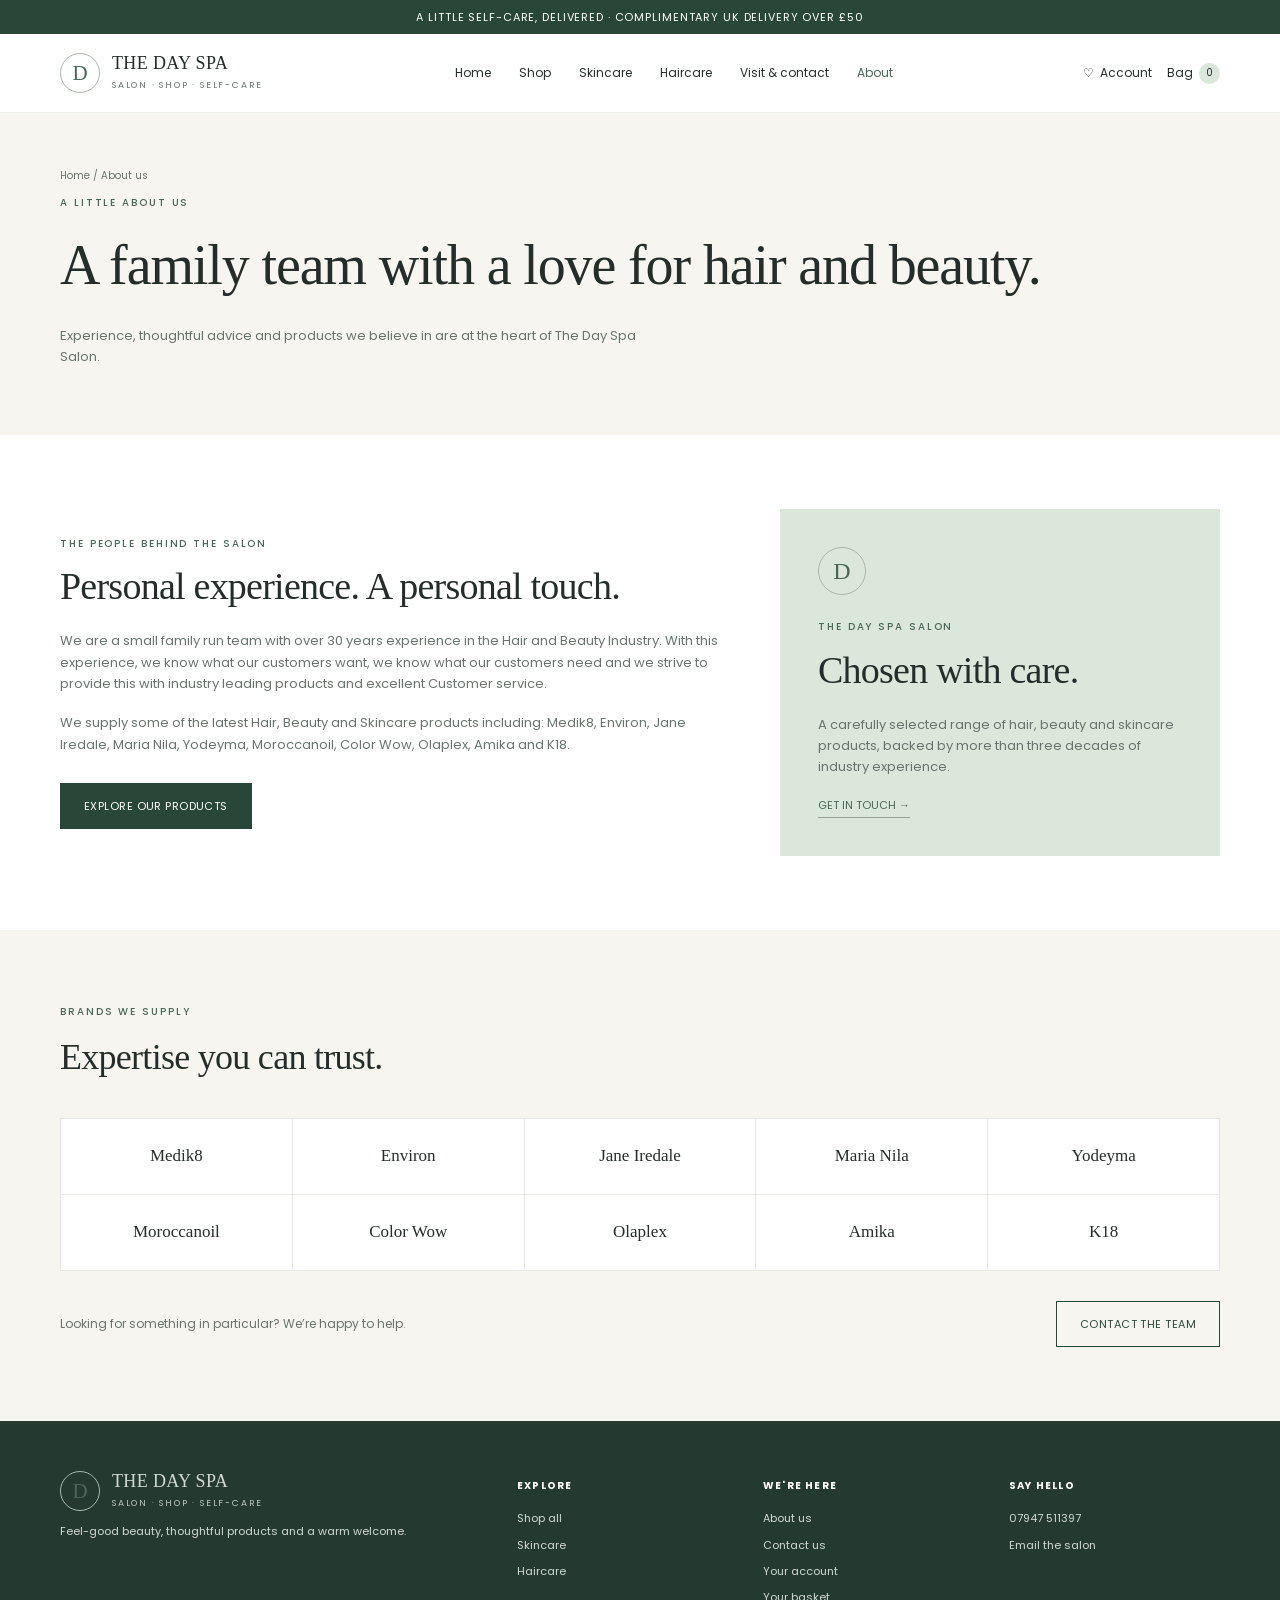
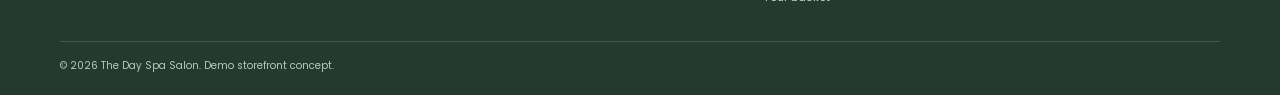
<file: about.html>
<!doctype html>
<html lang="en-GB">
<head>
  <meta charset="utf-8">
  <meta name="viewport" content="width=device-width, initial-scale=1">
  <title>About Us | The Day Spa Salon</title>

  <link rel="preconnect" href="https://fonts.googleapis.com">
  <link rel="preconnect" href="https://fonts.gstatic.com" crossorigin>
  <link href="https://fonts.googleapis.com/css2?family=Poppins:wght@300;400;500;600&display=swap" rel="stylesheet">

  <link rel="stylesheet" href="styles.css">
  <script defer src="app.js"></script>
</head>
<body>
  <div class="announcement">
    A LITTLE SELF-CARE, DELIVERED · COMPLIMENTARY UK DELIVERY OVER £50
  </div>

  <header class="header">
    <div class="wrap headrow">
      <button class="menu-btn" data-menu aria-label="Open menu">☰</button>

      <a class="brand" href="index.html">
        <span class="brandmark">D</span>
        <span class="brandname">
          THE DAY SPA
          <small>SALON · SHOP · SELF-CARE</small>
        </span>
      </a>

      <nav class="nav">
        <a href="index.html">Home</a>
        <a href="catalogue.html">Shop</a>
        <a href="catalogue.html?category=Skincare">Skincare</a>
        <a href="catalogue.html?category=Haircare">Haircare</a>
        <a href="support.html">Visit &amp; contact</a>
        <a class="active" href="about.html">About</a>
        <a class="mobile-account" href="account.html">Account</a>
      </nav>

      <div class="head-actions">
        <a class="iconlink account-link" href="account.html">
          ♡ <span>Account</span>
        </a>
        <a class="iconlink" href="basket.html">
          Bag <span class="cartcount" data-cart-count>0</span>
        </a>
      </div>
    </div>
  </header>

  <main>
    <section class="page-hero">
      <div class="wrap">
        <div class="crumb">
          <a href="index.html">Home</a> / About us
        </div>
        <div class="eyebrow">A little about us</div>
        <h1 class="page-title">A family team with a love for hair and beauty.</h1>
        <p class="page-lede">
          Experience, thoughtful advice and products we believe in are at the heart
          of The Day Spa Salon.
        </p>
      </div>
    </section>

    <section class="section">
      <div class="wrap about-layout">
        <div class="about-copy">
          <div class="eyebrow">The people behind the salon</div>
          <h2>Personal experience. A personal touch.</h2>

          <p>
            We are a small family run team with over 30 years experience in the
            Hair and Beauty Industry. With this experience, we know what our
            customers want, we know what our customers need and we strive to
            provide this with industry leading products and excellent Customer
            service.
          </p>

          <p>
            We supply some of the latest Hair, Beauty and Skincare products
            including: Medik8, Environ, Jane Iredale, Maria Nila, Yodeyma,
            Moroccanoil, Color Wow, Olaplex, Amika and K18.
          </p>

          <a class="btn" href="catalogue.html">EXPLORE OUR PRODUCTS</a>
        </div>

        <aside class="about-note">
          <span class="about-note-mark" aria-hidden="true">D</span>
          <div class="eyebrow">The Day Spa Salon</div>
          <h2>Chosen with care.</h2>
          <p>
            A carefully selected range of hair, beauty and skincare products,
            backed by more than three decades of industry experience.
          </p>
          <a class="text-link" href="support.html">GET IN TOUCH →</a>
        </aside>
      </div>
    </section>

    <section class="section soft">
      <div class="wrap">
        <div class="section-head">
          <div>
            <div class="eyebrow">Brands we supply</div>
            <h2>Expertise you can trust.</h2>
          </div>
        </div>

        <ul class="brand-list">
          <li>Medik8</li>
          <li>Environ</li>
          <li>Jane Iredale</li>
          <li>Maria Nila</li>
          <li>Yodeyma</li>
          <li>Moroccanoil</li>
          <li>Color Wow</li>
          <li>Olaplex</li>
          <li>Amika</li>
          <li>K18</li>
        </ul>

        <div class="about-cta">
          <p>Looking for something in particular? We’re happy to help.</p>
          <a class="btn light" href="support.html">CONTACT THE TEAM</a>
        </div>
      </div>
    </section>
  </main>

  <footer class="footer">
    <div class="wrap">
      <div class="footer-grid">
        <div>
          <a class="brand" href="index.html">
            <span class="brandmark">D</span>
            <span class="brandname">
              THE DAY SPA
              <small>SALON · SHOP · SELF-CARE</small>
            </span>
          </a>
          <p>Feel-good beauty, thoughtful products and a warm welcome.</p>
        </div>

        <div>
          <h4>Explore</h4>
          <div class="foot-links">
            <a href="catalogue.html">Shop all</a>
            <a href="catalogue.html?category=Skincare">Skincare</a>
            <a href="catalogue.html?category=Haircare">Haircare</a>
          </div>
        </div>

        <div>
          <h4>We're here</h4>
          <div class="foot-links">
            <a href="about.html">About us</a>
            <a href="support.html">Contact us</a>
            <a href="account.html">Your account</a>
            <a href="basket.html">Your basket</a>
          </div>
        </div>

        <div>
          <h4>Say hello</h4>
          <div class="foot-links">
            <a href="tel:07947511397">07947 511397</a>
            <a href="mailto:hello@thedayspasalon.co.uk">Email the salon</a>
          </div>
        </div>
      </div>

      <div class="copyright">
        © <span data-year></span> The Day Spa Salon. Demo storefront concept.
      </div>
    </div>
  </footer>

  <div class="toast"></div>
</body>
</html>
</file>
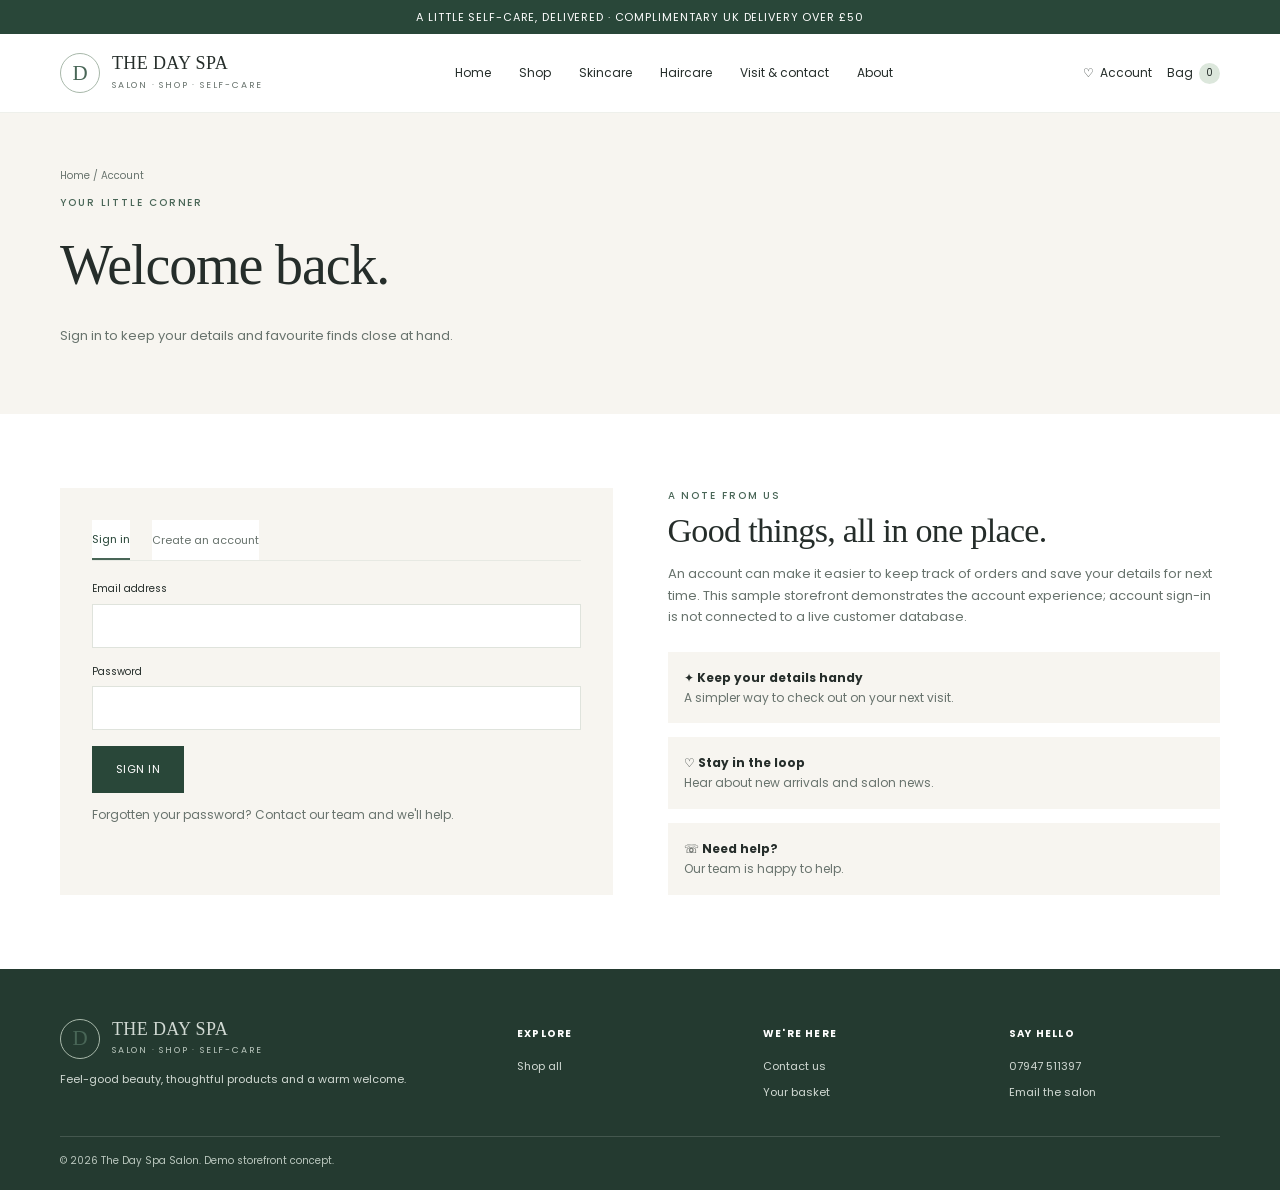
<file: account.html>
<!doctype html>
<html lang="en-GB">
  <head>
    <meta charset="utf-8">
    <meta name="viewport" content="width=device-width,initial-scale=1">
    <title>
      Your account | The Day Spa Salon
    </title>
    <link rel="preconnect" href="https://fonts.googleapis.com">
    <link rel="preconnect" href="https://fonts.gstatic.com" crossorigin>
    <link href="https://fonts.googleapis.com/css2?family=Poppins:wght@300;400;500;600&display=swap" rel="stylesheet">
    <link rel="stylesheet" href="styles.css">
    <script defer src="app.js">
    </script>
  </head>
  <body>
    <div class="announcement">
      A LITTLE SELF-CARE, DELIVERED · COMPLIMENTARY UK DELIVERY OVER £50
    </div>
    <header class="header">
      <div class="wrap headrow">
        <button class="menu-btn" data-menu aria-label="Open menu">
          ☰
        </button>
        <a class="brand" href="index.html">
          <span class="brandmark">
            D
          </span>
          <span class="brandname">
            THE DAY SPA
            <small>
              SALON · SHOP · SELF-CARE
            </small>
          </span>
        </a>
        <nav class="nav">
          <a href="index.html">
            Home
          </a>
          <a href="catalogue.html">
            Shop
          </a>
          <a href="catalogue.html?category=Skincare">
            Skincare
          </a>
          <a href="catalogue.html?category=Haircare">
            Haircare
          </a>
          <a href="support.html">
            Visit & contact
          </a>
          <a href="about.html">About</a>
          <a class="mobile-account" href="account.html">
            Account
          </a>
        </nav>
        <div class="head-actions">
          <a class="iconlink account-link" href="account.html">
            ♡
            <span>
              Account
            </span>
          </a>
          <a class="iconlink" href="basket.html">
            Bag
            <span class="cartcount" data-cart-count>
              0
            </span>
          </a>
        </div>
      </div>
    </header>
    <main>
      <section class="page-hero">
        <div class="wrap">
          <div class="crumb">
            <a href="index.html">
              Home
            </a>
            / Account
          </div>
          <div class="eyebrow">
            Your little corner
          </div>
          <h1 class="page-title">
            Welcome back.
          </h1>
          <p class="page-lede">
            Sign in to keep your details and favourite finds close at hand.
          </p>
        </div>
      </section>
      <section class="section">
        <div class="wrap form-layout">
          <div class="form-card">
            <div class="account-tabs">
              <button class="active" data-account-tab="login">
                Sign in
              </button>
              <button data-account-tab="register">
                Create an account
              </button>
            </div>
            <form data-account-panel="login" data-demo-form="login">
              <div class="notice hidden">
              </div>
              <div class="field">
                <label for="login-email">
                  Email address
                </label>
                <input id="login-email" type="email" required autocomplete="email">
              </div>
              <div class="field">
                <label for="login-password">
                  Password
                </label>
                <input id="login-password" type="password" required autocomplete="current-password">
              </div>
              <button class="btn" type="submit">
                SIGN IN
              </button>
              <p class="form-note">
                Forgotten your password? Contact our team and we'll help.
              </p>
            </form>
            <form class="hidden" data-account-panel="register" data-demo-form="register">
              <div class="notice hidden">
              </div>
              <div class="field">
                <label for="reg-name">
                  Your name
                </label>
                <input id="reg-name" required autocomplete="name">
              </div>
              <div class="field">
                <label for="reg-email">
                  Email address
                </label>
                <input id="reg-email" type="email" required autocomplete="email">
              </div>
              <div class="field">
                <label for="reg-password">
                  Create a password
                </label>
                <input id="reg-password" type="password" minlength="8" required autocomplete="new-password">
              </div>
              <button class="btn" type="submit">
                CREATE ACCOUNT
              </button>
              <p class="form-note">
                By creating an account, you agree to receive account-related updates.
              </p>
            </form>
          </div>
          <div>
            <div class="eyebrow">
              A note from us
            </div>
            <h2 style="font:34px Georgia,serif">
              Good things, all in one place.
            </h2>
            <p class="page-lede">
              An account can make it easier to keep track of orders and save your details for next time. This sample storefront demonstrates the account experience; account sign-in is not connected to a live customer database.
            </p>
            <div class="contact-details">
              <div>
                ✦
                <strong>
                  Keep your details handy
                </strong>
                <small>
                  A simpler way to check out on your next visit.
                </small>
              </div>
              <div>
                ♡
                <strong>
                  Stay in the loop
                </strong>
                <small>
                  Hear about new arrivals and salon news.
                </small>
              </div>
              <div>
                ☏
                <strong>
                  Need help?
                </strong>
                <small>
                  <a href="support.html">
                    Our team is happy to help.
                  </a>
                </small>
              </div>
            </div>
          </div>
        </div>
      </section>
    </main>
    <footer class="footer">
      <div class="wrap">
        <div class="footer-grid">
          <div>
            <a class="brand" href="index.html">
              <span class="brandmark">
                D
              </span>
              <span class="brandname">
                THE DAY SPA
                <small>
                  SALON · SHOP · SELF-CARE
                </small>
              </span>
            </a>
            <p>
              Feel-good beauty, thoughtful products and a warm welcome.
            </p>
          </div>
          <div>
            <h4>
              Explore
            </h4>
            <div class="foot-links">
              <a href="catalogue.html">
                Shop all
              </a>
            </div>
          </div>
          <div>
            <h4>
              We're here
            </h4>
            <div class="foot-links">
              <a href="support.html">
                Contact us
              </a>
              <a href="basket.html">
                Your basket
              </a>
            </div>
          </div>
          <div>
            <h4>
              Say hello
            </h4>
            <div class="foot-links">
              <a href="tel:07947511397">
                07947 511397
              </a>
              <a href="mailto:hello@thedayspasalon.co.uk">
                Email the salon
              </a>
            </div>
          </div>
        </div>
        <div class="copyright">
          ©
          <span data-year>
          </span>
          The Day Spa Salon. Demo storefront concept.
        </div>
      </div>
    </footer>
    <div class="toast">
    </div>
  </body>
</html>
</file>
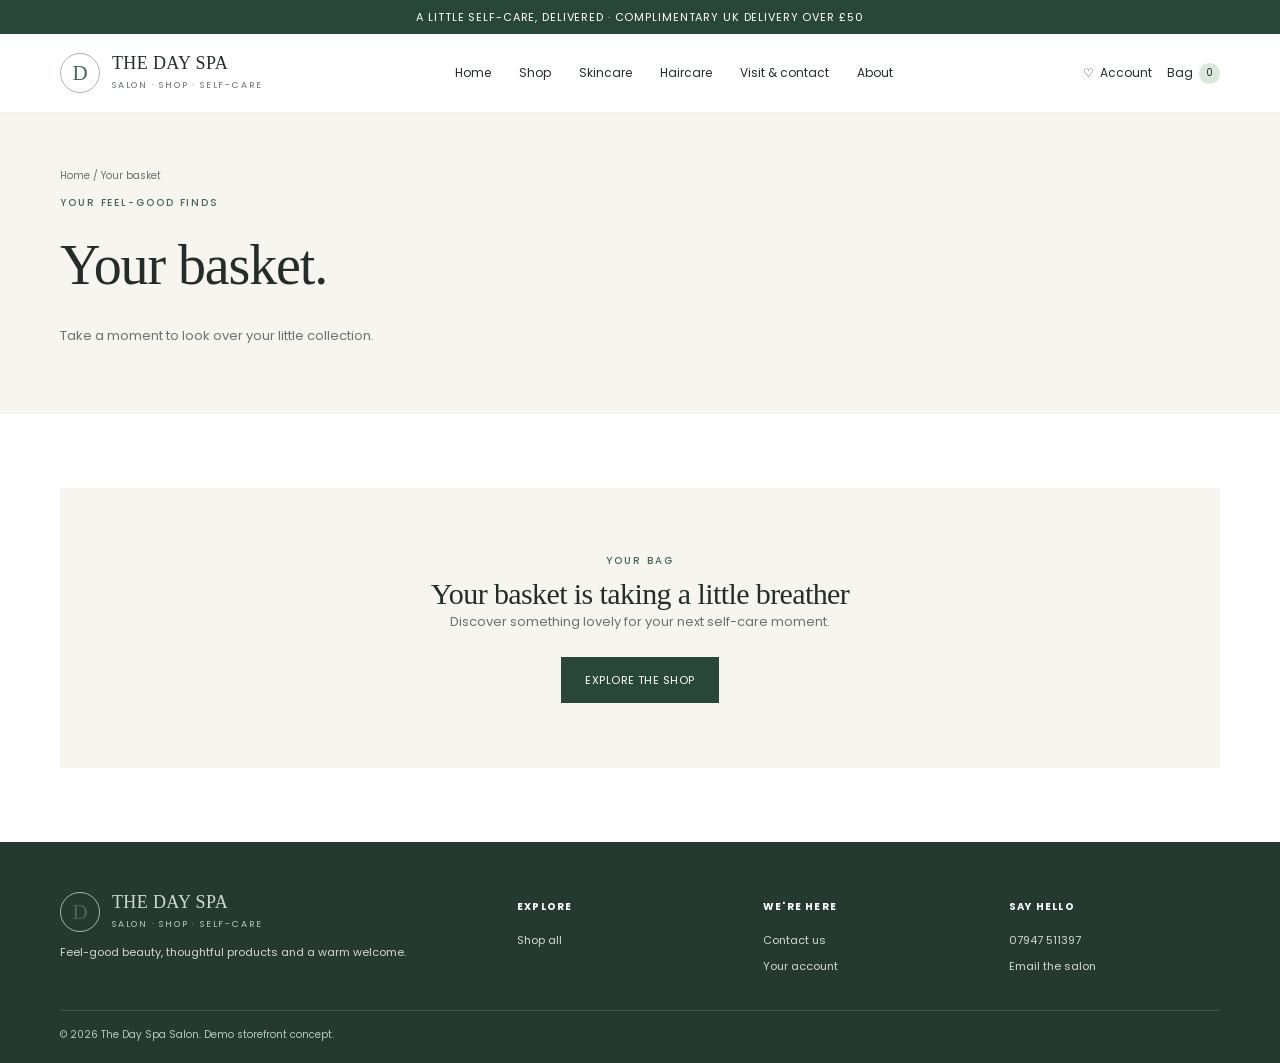
<file: basket.html>
<!doctype html>
<html lang="en-GB">
  <head>
    <meta charset="utf-8">
    <meta name="viewport" content="width=device-width,initial-scale=1">
    <title>
      Your basket | The Day Spa Salon
    </title>
    <link rel="preconnect" href="https://fonts.googleapis.com">
    <link rel="preconnect" href="https://fonts.gstatic.com" crossorigin>
    <link href="https://fonts.googleapis.com/css2?family=Poppins:wght@300;400;500;600&display=swap" rel="stylesheet">
    <link rel="stylesheet" href="styles.css">
    <script defer src="app.js">
    </script>
  </head>
  <body>
    <div class="announcement">
      A LITTLE SELF-CARE, DELIVERED · COMPLIMENTARY UK DELIVERY OVER £50
    </div>
    <header class="header">
      <div class="wrap headrow">
        <button class="menu-btn" data-menu aria-label="Open menu">
          ☰
        </button>
        <a class="brand" href="index.html">
          <span class="brandmark">
            D
          </span>
          <span class="brandname">
            THE DAY SPA
            <small>
              SALON · SHOP · SELF-CARE
            </small>
          </span>
        </a>
        <nav class="nav">
          <a href="index.html">
            Home
          </a>
          <a href="catalogue.html">
            Shop
          </a>
          <a href="catalogue.html?category=Skincare">
            Skincare
          </a>
          <a href="catalogue.html?category=Haircare">
            Haircare
          </a>
          <a href="support.html">
            Visit & contact
          </a>
          <a href="about.html">About</a>
          <a class="mobile-account" href="account.html">
            Account
          </a>
        </nav>
        <div class="head-actions">
          <a class="iconlink account-link" href="account.html">
            ♡
            <span>
              Account
            </span>
          </a>
          <a class="iconlink" href="basket.html">
            Bag
            <span class="cartcount" data-cart-count>
              0
            </span>
          </a>
        </div>
      </div>
    </header>
    <main>
      <section class="page-hero">
        <div class="wrap">
          <div class="crumb">
            <a href="index.html">
              Home
            </a>
            / Your basket
          </div>
          <div class="eyebrow">
            Your feel-good finds
          </div>
          <h1 class="page-title">
            Your basket.
          </h1>
          <p class="page-lede">
            Take a moment to look over your little collection.
          </p>
        </div>
      </section>
      <section class="section">
        <div class="wrap" id="basket-content">
        </div>
      </section>
    </main>
    <footer class="footer">
      <div class="wrap">
        <div class="footer-grid">
          <div>
            <a class="brand" href="index.html">
              <span class="brandmark">
                D
              </span>
              <span class="brandname">
                THE DAY SPA
                <small>
                  SALON · SHOP · SELF-CARE
                </small>
              </span>
            </a>
            <p>
              Feel-good beauty, thoughtful products and a warm welcome.
            </p>
          </div>
          <div>
            <h4>
              Explore
            </h4>
            <div class="foot-links">
              <a href="catalogue.html">
                Shop all
              </a>
            </div>
          </div>
          <div>
            <h4>
              We're here
            </h4>
            <div class="foot-links">
              <a href="support.html">
                Contact us
              </a>
              <a href="account.html">
                Your account
              </a>
            </div>
          </div>
          <div>
            <h4>
              Say hello
            </h4>
            <div class="foot-links">
              <a href="tel:07947511397">
                07947 511397
              </a>
              <a href="mailto:hello@thedayspasalon.co.uk">
                Email the salon
              </a>
            </div>
          </div>
        </div>
        <div class="copyright">
          ©
          <span data-year>
          </span>
          The Day Spa Salon. Demo storefront concept.
        </div>
      </div>
    </footer>
    <div class="toast">
    </div>
  </body>
</html>
</file>
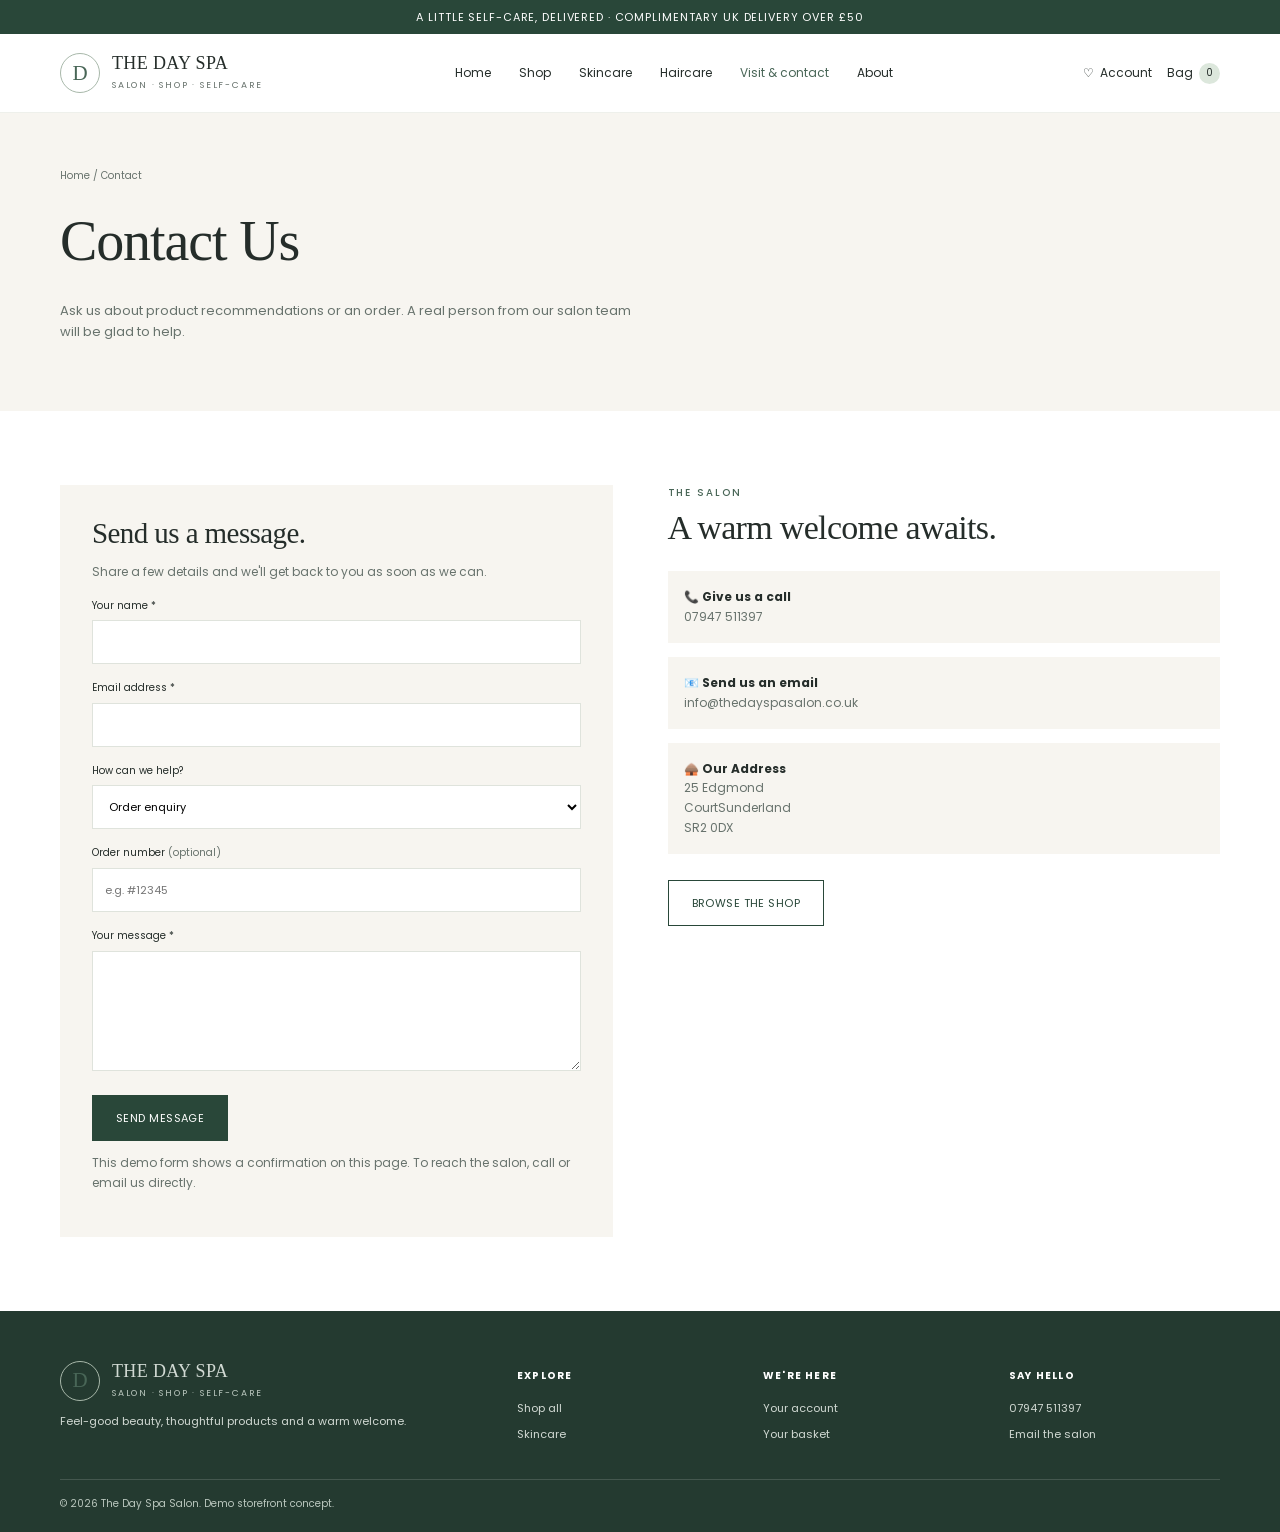
<file: support.html>
<!doctype html>
<html lang="en-GB">
  <head>
    <meta charset="utf-8">
    <meta name="viewport" content="width=device-width,initial-scale=1">
    <title>
      Contact & salon support | The Day Spa Salon
    </title>
    <link rel="preconnect" href="https://fonts.googleapis.com">
    <link rel="preconnect" href="https://fonts.gstatic.com" crossorigin>
    <link href="https://fonts.googleapis.com/css2?family=Poppins:wght@300;400;500;600&display=swap" rel="stylesheet">
    <link rel="stylesheet" href="styles.css">
    <script defer src="app.js">
    </script>
  </head>
  <body>
    <div class="announcement">
      A LITTLE SELF-CARE, DELIVERED · COMPLIMENTARY UK DELIVERY OVER £50
    </div>
    <header class="header">
      <div class="wrap headrow">
        <button class="menu-btn" data-menu aria-label="Open menu">
          ☰
        </button>
        <a class="brand" href="index.html">
          <span class="brandmark">
            D
          </span>
          <span class="brandname">
            THE DAY SPA
            <small>
              SALON · SHOP · SELF-CARE
            </small>
          </span>
        </a>
        <nav class="nav">
          <a href="index.html">
            Home
          </a>
          <a href="catalogue.html">
            Shop
          </a>
          <a href="catalogue.html?category=Skincare">
            Skincare
          </a>
          <a href="catalogue.html?category=Haircare">
            Haircare
          </a>
          <a class="active" href="support.html">
            Visit & contact
          </a>
          <a href="about.html">About</a>
          <a class="mobile-account" href="account.html">
            Account
          </a>
        </nav>
        <div class="head-actions">
          <a class="iconlink account-link" href="account.html">
            ♡
            <span>
              Account
            </span>
          </a>
          <a class="iconlink" href="basket.html">
            Bag
            <span class="cartcount" data-cart-count>
              0
            </span>
          </a>
        </div>
      </div>
    </header>
    <main>
      <section class="page-hero">
        <div class="wrap">
          <div class="crumb">
            <a href="index.html">
              Home
            </a>
            / Contact
          </div>

          <h1 class="page-title">
            Contact Us
          </h1>
          <p class="page-lede">
            Ask us about product recommendations or an order. A real person from our salon team will be glad to help.
          </p>
        </div>
      </section>
      <section class="section">
        <div class="wrap form-layout">
          <div class="form-card">
            <h2>
              Send us a message.
            </h2>
            <p>
              Share a few details and we'll get back to you as soon as we can.
            </p>
            <form data-feedback-form="contact">
              <div class="notice hidden">
              </div>
              <div class="field">
                <label for="contact-name">
                  Your name *
                </label>
                <input id="contact-name" required autocomplete="name">
              </div>
              <div class="field">
                <label for="contact-email">
                  Email address *
                </label>
                <input id="contact-email" type="email" required autocomplete="email">
              </div>
              <div class="field">
                <label for="contact-topic">
                  How can we help?
                </label>
                <select id="contact-topic">

                  <option>
                    Order enquiry
                  </option>
                  <option>
                    Something else
                  </option>
                </select>
              </div>
              <div class="field">
                <label for="order-number">
                  Order number
                  <span class="optional">
                    (optional)
                  </span>
                </label>
                <input id="order-number" name="orderNumber" type="text" placeholder="e.g. #12345">
              </div>
              <div class="field">
                <label for="contact-message">
                  Your message *
                </label>
                <textarea id="contact-message" required>
                </textarea>
              </div>
              <button class="btn" type="submit">
                SEND MESSAGE
              </button>
              <p class="form-note">
                This demo form shows a confirmation on this page. To reach the salon, call or email us directly.
              </p>
            </form>
          </div>
          <div id="salon-info">
            <div class="eyebrow">
              The salon
            </div>
            <h2 style="font:34px Georgia,serif">
              A warm welcome awaits.
            </h2>
            <p class="page-lede">
            </p>
            <div class="contact-details">
              <div>
                📞
                <strong>
                  Give us a call
                </strong>
                <small>
                  <a href="tel:07947511397">
                    07947 511397
                  </a>
                </small>
              </div>
              <div>
                📧
                <strong>
                  Send us an email
                </strong>
                <small>
                  <a href="mailto:info@thedayspasalon.co.uk">
                    info@thedayspasalon.co.uk
                  </a>
                </small>
              </div>
              <div>
                <strong>
                  🛖 Our Address
                </strong>
                <small>
                  
                    25 Edgmond<br> CourtSunderland <br>SR2 0DX
                 
                </small>
              </div>

            </div>
            <div style="margin-top:26px">
              <a class="btn light" href="catalogue.html">
                BROWSE THE SHOP
              </a>
            </div>
          </div>
        </div>
      </section>
    </main>
    <footer class="footer">
      <div class="wrap">
        <div class="footer-grid">
          <div>
            <a class="brand" href="index.html">
              <span class="brandmark">
                D
              </span>
              <span class="brandname">
                THE DAY SPA
                <small>
                  SALON · SHOP · SELF-CARE
                </small>
              </span>
            </a>
            <p>
              Feel-good beauty, thoughtful products and a warm welcome.
            </p>
          </div>
          <div>
            <h4>
              Explore
            </h4>
            <div class="foot-links">
              <a href="catalogue.html">
                Shop all
              </a>
              <a href="catalogue.html?category=Skincare">
                Skincare
              </a>
            </div>
          </div>
          <div>
            <h4>
              We're here
            </h4>
            <div class="foot-links">
              <a href="account.html">
                Your account
              </a>
              <a href="basket.html">
                Your basket
              </a>
            </div>
          </div>
          <div>
            <h4>
              Say hello
            </h4>
            <div class="foot-links">
              <a href="tel:07947511397">
                07947 511397
              </a>
              <a href="mailto:hello@thedayspasalon.co.uk">
                Email the salon
              </a>
            </div>
          </div>
        </div>
        <div class="copyright">
          ©
          <span data-year>
          </span>
          The Day Spa Salon. Demo storefront concept.
        </div>
      </div>
    </footer>
    <div class="toast">
    </div>
  </body>
</html>
</file>
<file: styles.css>
:root {
  --ink:#252d2a;
  --muted:#68736d;
  --cream:#f7f5f0;
  --sage:#dce7dc;
  --green:#496657;
  --deep:#294739;
  --line:#e7e9e3;
  --white:#fff;
  --rose:#dca79c;
  --shadow:0 16px 40px #243d3010
}
* {
  box-sizing:border-box
}
html {
  scroll-behavior:smooth
}
body {
  margin:0;
  font-family:'Poppins',sans-serif;
  color:var(--ink);
  background:#fff;
  line-height:1.65
}
button,input,textarea,select {
  font:inherit
}
a {
  color:inherit;
  text-decoration:none
}
img {
  display:block;
  max-width:100%
}
.wrap {
  width:min(1160px,calc(100% - 44px));
  margin:auto
}
.announcement {
  background:var(--deep);
  color:#fff;
  text-align:center;
  padding:8px 16px;
  font-size:11px;
  letter-spacing:.08em
}
.header {
  background:#fff;
  position:sticky;
  top:0;
  z-index:20;
  border-bottom:1px solid #eef0eb
}
.headrow {
  height:78px;
  display:flex;
  align-items:center;
  justify-content:space-between;
  gap:28px
}
.brand {
  display:flex;
  align-items:center;
  gap:12px;
  min-width:205px
}
.brandmark {
  width:40px;
  height:40px;
  border:1px solid #a8b8aa;
  border-radius:50%;
  display:grid;
  place-items:center;
  color:var(--green);
  font-family:Georgia,serif;
  font-size:21px
}
.brandname {
  font-family:Georgia,serif;
  line-height:1.1;
  font-size:18px;
  letter-spacing:.02em
}
.brandname small {
  display:block;
  font:9px Poppins,sans-serif;
  letter-spacing:.2em;
  color:var(--muted);
  margin-top:5px
}
.nav {
  display:flex;
  gap:28px;
  align-items:center;
  font-size:12px
}
.nav a:hover,.nav a.active {
  color:var(--green)
}
.head-actions {
  display:flex;
  gap:15px;
  align-items:center;
  font-size:12px
}
.iconlink {
  display:flex;
  gap:6px;
  align-items:center
}
.cartcount {
  border-radius:50%;
  background:var(--sage);
  min-width:21px;
  height:21px;
  display:inline-grid;
  place-items:center;
  font-size:10px
}
.menu-btn {
  display:none;
  border:0;
  background:none;
  font-size:23px
}
.hero {
  background:var(--cream);
  overflow:hidden
}
.hero-grid {
  display:grid;
  grid-template-columns:1fr 1fr;
  min-height:525px;
  align-items:center;
  gap:50px
}
.hero-copy {
  padding:70px 0
}
.eyebrow {
  font-size:10px;
  text-transform:uppercase;
  letter-spacing:.19em;
  color:var(--green);
  font-weight:500
}
.hero h1 {
  font-family:Georgia,serif;
  font-size:clamp(43px,6vw,72px);
  font-weight:400;
  line-height:1.04;
  letter-spacing:-.035em;
  margin:20px 0
}
.hero p {
  max-width:460px;
  color:var(--muted);
  font-size:14px
}
.btn {
  display:inline-flex;
  align-items:center;
  justify-content:center;
  background:var(--deep);
  color:white;
  border:1px solid var(--deep);
  padding:13px 23px;
  font-size:11px;
  letter-spacing:.04em;
  cursor:pointer;
  transition:.2s
}
.btn:hover {
  background:#3e604b
}
.btn.light {
  background:transparent;
  color:var(--deep)
}
.btn.small {
  padding:10px 15px
}
.hero-buttons {
  display:flex;
  gap:12px;
  margin-top:26px;
  flex-wrap:wrap
}
.hero-image {
  height:440px;
  position:relative;
  border-radius:48% 48% 4px 4px;
  overflow:hidden;
  background:#dfe7dc
}
.hero-image img {
  width:100%;
  height:100%;
  object-fit:cover
}
.hero-note {
  position:absolute;
  right:-14px;
  bottom:25px;
  background:white;
  padding:15px 20px;
  box-shadow:var(--shadow);
  font-family:Georgia,serif;
  font-size:14px
}
.trust {
  border-bottom:1px solid var(--line);
  padding:20px 0
}
.trustrow {
  display:flex;
  justify-content:space-between;
  gap:20px;
  text-align:center;
  color:var(--muted);
  font-size:10px;
  letter-spacing:.06em;
  text-transform:uppercase
}
.trustrow span {
  display:flex;
  align-items:center;
  gap:9px
}
.section {
  padding:74px 0
}
.section.soft {
  background:var(--cream)
}
.section-head {
  display:flex;
  justify-content:space-between;
  align-items:end;
  gap:20px;
  margin-bottom:30px
}
.section h2,.page-title {
  font-family:Georgia,serif;
  font-weight:400;
  letter-spacing:-.02em
}
.section h2 {
  font-size:36px;
  margin:8px 0 0
}
.text-link {
  font-size:11px;
  color:var(--green);
  border-bottom:1px solid #91a495;
  padding-bottom:3px
}
.grid {
  display:grid;
  grid-template-columns:repeat(4,1fr);
  gap:18px
}
.product-card {
  min-width:0
}
.product-img {
  display:block;
  height:250px;
  background:#f2f2ec;
  position:relative;
  overflow:hidden
}
.product-img img {
  width:100%;
  height:100%;
  object-fit:cover;
  transition:transform .5s
}
.product-card:hover .product-img img {
  transform:scale(1.04)
}
.badge {
  position:absolute;
  top:12px;
  left:12px;
  background:#fff;
  padding:5px 9px;
  font-size:9px;
  letter-spacing:.08em;
  text-transform:uppercase
}
.product-info {
  padding:14px 1px
}
.product-brand {
  font-size:9px;
  color:var(--muted);
  letter-spacing:.13em;
  text-transform:uppercase
}
.product-title {
  font-family:Georgia,serif;
  font-size:17px;
  line-height:1.35;
  margin:5px 0 8px
}
.price {
  font-size:12px;
  font-weight:500
}
.card-bottom {
  display:flex;
  align-items:center;
  justify-content:space-between
}
.add-mini {
  width:31px;
  height:31px;
  border:1px solid var(--line);
  background:#fff;
  color:var(--green);
  cursor:pointer
}
.add-mini:hover {
  background:var(--sage)
}
.category-grid {
  display:grid;
  grid-template-columns:repeat(4,1fr);
  gap:15px
}
.category-tile {
  height:220px;
  position:relative;
  overflow:hidden;
  background:#e8ece5
}
.category-tile img {
  width:100%;
  height:100%;
  object-fit:cover;
  transition:.4s
}
.category-tile:hover img {
  transform:scale(1.04)
}
.category-tile span {
  position:absolute;
  bottom:14px;
  left:14px;
  background:white;
  padding:10px 14px;
  font-family:Georgia,serif;
  font-size:17px
}
.service-grid {
  display:grid;
  grid-template-columns:repeat(3,1fr);
  gap:18px
}
.service-card {
  padding:25px;
  border:1px solid var(--line);
  background:white
}
.service-icon {
  font-size:23px;
  color:var(--green)
}
.service-card h3 {
  font-family:Georgia,serif;
  font-weight:400;
  font-size:22px;
  margin:12px 0 6px
}
.service-card p {
  font-size:12px;
  color:var(--muted);
  margin:0
}
.newsletter {
  background:var(--sage);
  padding:48px 0
}
.newsrow {
  display:flex;
  align-items:center;
  justify-content:space-between;
  gap:28px
}
.newsrow h2 {
  font:34px Georgia,serif;
  margin:5px 0
}
.newsrow p {
  font-size:12px;
  color:var(--muted);
  margin:0
}
.subscribe {
  display:flex;
  max-width:430px;
  width:100%
}
.subscribe input {
  flex:1;
  min-width:0;
  background:#fff;
  border:1px solid #d8dfd7;
  padding:13px;
  font-size:11px
}
.footer {
  background:#243a30;
  color:white;
  padding:50px 0 20px
}
.footer-grid {
  display:grid;
  grid-template-columns:2fr 1fr 1fr 1fr;
  gap:35px
}
.footer .brandname small {
  color:#b9c6bd
}
.footer p,.footer a {
  font-size:11px;
  color:#d1d9d3
}
.footer h4 {
  font-size:10px;
  text-transform:uppercase;
  letter-spacing:.12em;
  margin:7px 0 15px
}
.foot-links {
  display:grid;
  gap:8px
}
.copyright {
  border-top:1px solid #ffffff25;
  margin-top:35px;
  padding-top:16px;
  color:#b9c6bd;
  font-size:10px
}
.page-hero {
  background:var(--cream);
  padding:55px 0
}
.page-title {
  font-size:clamp(38px,5vw,56px);
  margin:8px 0
}
.page-lede {
  color:var(--muted);
  font-size:13px;
  max-width:590px
}
.crumb {
  font-size:10px;
  color:var(--muted);
  margin-bottom:10px
}
.catalog-layout {
  display:grid;
  grid-template-columns:205px 1fr;
  gap:35px
}
.filters h3 {
  font:20px Georgia,serif;
  margin:0 0 14px
}
.filter-group {
  border-bottom:1px solid var(--line);
  padding:15px 0
}
.filter-group button {
  display:block;
  background:none;
  border:0;
  color:var(--muted);
  font-size:11px;
  padding:7px 0;
  cursor:pointer;
  text-align:left;
  width:100%
}
.filter-group button:hover,.filter-group button.selected {
  color:var(--deep);
  font-weight:500
}
.catalog-tools {
  display:flex;
  justify-content:space-between;
  align-items:center;
  margin-bottom:20px;
  font-size:11px;
  color:var(--muted)
}
.catalog-tools select {
  border:1px solid var(--line);
  padding:9px;
  background:white;
  font-size:11px
}
.catalog-grid {
  grid-template-columns:repeat(3,1fr)
}
.product-detail {
  display:grid;
  grid-template-columns:1.05fr .95fr;
  gap:65px;
  align-items:start
}
.detail-photo {
  height:550px;
  background:var(--cream)
}
.detail-photo img {
  width:100%;
  height:100%;
  object-fit:cover
}
.detail-copy {
  padding-top:22px
}
.detail-copy h1 {
  font:46px/1.15 Georgia,serif;
  margin:10px 0
}
.detail-copy .price {
  font-size:17px;
  margin:18px 0
}
.detail-copy p {
  font-size:13px;
  color:var(--muted)
}
.quantity {
  display:flex;
  align-items:center;
  border:1px solid var(--line);
  width:max-content;
  margin:23px 0
}
.quantity button {
  border:0;
  background:white;
  width:37px;
  height:39px;
  cursor:pointer
}
.quantity span {
  min-width:28px;
  text-align:center;
  font-size:12px
}
.detail-actions {
  display:flex;
  gap:10px;
  flex-wrap:wrap
}
.detail-meta {
  border-top:1px solid var(--line);
  margin-top:25px;
  padding-top:16px;
  font-size:10px;
  color:var(--muted)
}
.basket-layout {
  display:grid;
  grid-template-columns:1fr 330px;
  gap:35px
}
.basket-item {
  display:grid;
  grid-template-columns:95px 1fr auto;
  gap:18px;
  padding:18px 0;
  border-bottom:1px solid var(--line);
  align-items:center
}
.basket-item img {
  width:95px;
  height:102px;
  object-fit:cover;
  background:var(--cream)
}
.basket-item h3 {
  font:18px Georgia,serif;
  margin:0 0 5px
}
.basket-item p {
  font-size:10px;
  color:var(--muted);
  margin:0
}
.basket-item .quantity {
  margin:9px 0 0
}
.remove {
  background:none;
  border:0;
  color:var(--muted);
  font-size:10px;
  text-decoration:underline;
  cursor:pointer
}
.summary {
  background:var(--cream);
  padding:25px;
  height:max-content
}
.summary h2 {
  font:25px Georgia,serif;
  margin:0 0 20px
}
.sumline {
  display:flex;
  justify-content:space-between;
  font-size:11px;
  margin:12px 0
}
.sumtotal {
  border-top:1px solid #dfe2dc;
  padding-top:14px;
  font-weight:600
}
.summary .btn {
  width:100%;
  margin-top:14px
}
.empty {
  text-align:center;
  padding:65px 20px;
  background:var(--cream)
}
.empty h2 {
  font:30px Georgia,serif
}
.form-layout {
  display:grid;
  grid-template-columns:1fr 1fr;
  gap:55px
}
.form-card {
  padding:32px;
  background:var(--cream)
}
.form-card h2 {
  font:29px Georgia,serif;
  margin:0 0 10px
}
.form-card p {
  font-size:12px;
  color:var(--muted)
}
.field {
  margin:16px 0
}
.field label {
  display:block;
  font-size:10px;
  margin-bottom:6px
}
.field input,.field textarea,.field select {
  width:100%;
  border:1px solid #dfe3dc;
  padding:12px;
  background:white;
  font-size:11px;
  outline-color:#8da291
}
.field textarea {
  min-height:120px;
  resize:vertical
}
.form-note {
  font-size:10px;
  color:var(--muted);
  margin-top:12px
}
.contact-details {
  display:grid;
  gap:14px;
  margin-top:24px
}
.contact-details div {
  padding:16px;
  background:var(--cream);
  font-size:12px
}
.contact-details small {
  display:block;
  color:var(--muted);
  font-size:12px
}
.account-tabs {
  display:flex;
  gap:22px;
  border-bottom:1px solid var(--line);
  margin-bottom:20px
}
.account-tabs button {
  border:0;
  background:white;
  padding:10px 0;
  font-size:11px;
  color:var(--muted);
  cursor:pointer
}
.account-tabs button.active {
  color:var(--deep);
  border-bottom:2px solid var(--green)
}
.hidden {
  display:none!important
}
.notice {
  padding:11px 14px;
  background:#e5f0e6;
  color:#345642;
  font-size:11px;
  margin:14px 0
}
.qty-inline {
  display:flex;
  align-items:center;
  gap:9px;
  font-size:11px
}
.qty-inline button {
  border:1px solid var(--line);
  background:white;
  width:24px;
  height:24px;
  cursor:pointer
}
.toast {
  position:fixed;
  bottom:20px;
  right:20px;
  padding:13px 18px;
  background:var(--deep);
  color:white;
  font-size:11px;
  z-index:40;
  box-shadow:var(--shadow);
  opacity:0;
  transform:translateY(8px);
  transition:.25s;
  pointer-events:none
}
.toast.show {
  opacity:1;
  transform:none
}
.mobile-nav {
  display:none
}
@media(max-width:900px) {
  .nav {
    gap:14px
  }
  .headrow {
    gap:15px
  }
  .brand {
    min-width:auto
  }
  .grid {
    grid-template-columns:repeat(2,1fr)
  }
  .catalog-grid {
    grid-template-columns:repeat(2,1fr)
  }
  .product-img {
    height:290px
  }
  .category-tile {
    height:185px
  }
  .product-detail {
    gap:35px
  }
  .detail-photo {
    height:480px
  }
  .footer-grid {
    grid-template-columns:2fr 1fr 1fr
  }
  .basket-layout {
    grid-template-columns:1fr 280px
  }
  
}
@media(max-width:680px) {
  .wrap {
    width:min(100% - 32px,520px)
  }
  .announcement {
    font-size:9px
  }
  .headrow {
    height:65px
  }
  .brandmark {
    width:35px;
    height:35px
  }
  .brandname {
    font-size:16px
  }
  .menu-btn {
    display:block
  }
  .nav {
    display:none;
    position:absolute;
    top:65px;
    left:0;
    right:0;
    background:white;
    padding:16px 22px 22px;
    box-shadow:var(--shadow);
    flex-direction:column;
    align-items:stretch;
    gap:0
  }
  .nav.open {
    display:flex
  }
  .nav a {
    padding:11px 0;
    border-bottom:1px solid var(--line)
  }
  .head-actions .account-link {
    display:flex
  }
  .head-actions .account-link span {
    display:none
  }
  .head-actions {
    gap:10px
  }
  .hero-grid {
    grid-template-columns:1fr;
    gap:12px;
    padding-bottom:30px
  }
  .hero-copy {
    padding:45px 0 12px
  }
  .hero h1 {
    font-size:52px
  }
  .hero-image {
    height:300px;
    width:88%;
    margin:0 auto
  }
  .hero-note {
    right:-16px
  }
  .trustrow {
    display:grid;
    grid-template-columns:1fr 1fr;
    gap:12px
  }
  .section {
    padding:52px 0
  }
  .section h2 {
    font-size:30px
  }
  .section-head {
    align-items:start;
    flex-direction:column;
    gap:10px
  }
  .grid {
    gap:12px
  }
  .product-img {
    height:205px
  }
  .product-title {
    font-size:15px
  }
  .category-grid {
    grid-template-columns:1fr 1fr;
    gap:10px
  }
  .category-tile {
    height:155px
  }
  .category-tile span {
    font-size:14px;
    left:8px;
    bottom:8px;
    padding:8px
  }
  .service-grid {
    grid-template-columns:1fr
  }
  .newsrow {
    display:block
  }
  .subscribe {
    margin-top:18px
  }
  .footer-grid {
    grid-template-columns:1fr 1fr;
    gap:27px
  }
  .footer-grid>div:first-child {
    grid-column:1/-1
  }
  .page-hero {
    padding:38px 0
  }
  .catalog-layout {
    grid-template-columns:1fr;
    gap:15px
  }
  .filters {
    display:flex;
    overflow:auto;
    gap:8px;
    padding-bottom:5px
  }
  .filter-group {
    border:0;
    padding:0;
    flex:none
  }
  .filters h3 {
    display:none
  }
  .filter-group button {
    border:1px solid var(--line);
    padding:8px 12px;
    white-space:nowrap
  }
  .catalog-tools {
    font-size:10px
  }
  .catalog-grid {
    gap:12px
  }
  .catalog-grid .product-img {
    height:195px
  }
  .product-detail {
    grid-template-columns:1fr;
    gap:20px
  }
  .detail-photo {
    height:min(110vw,440px)
  }
  .detail-copy {
    padding-top:0
  }
  .detail-copy h1 {
    font-size:38px
  }
  .basket-layout {
    grid-template-columns:1fr
  }
  .basket-item {
    grid-template-columns:72px 1fr auto;
    gap:12px
  }
  .basket-item img {
    width:72px;
    height:82px
  }
  .basket-item h3 {
    font-size:16px
  }
  .summary {
    order:2
  }
  .form-layout {
    grid-template-columns:1fr;
    gap:25px
  }
  .form-card {
    padding:24px
  }
  .hero-buttons .btn {
    flex:1
  }
  .brandname small {
    font-size:8px
  }
  
}
.promo-form {
  border-top:1px solid #dfe2dc;
  border-bottom:1px solid #dfe2dc;
  padding:13px 0;
  margin:14px 0
}
.promo-form label {
  display:block;
  font-size:10px;
  margin-bottom:7px
}
.promo-entry {
  display:flex;
  gap:7px
}
.promo-entry input {
  min-width:0;
  flex:1;
  border:1px solid #dfe3dc;
  padding:10px;
  font-size:11px
}
.promo-entry .btn {
  margin:0!important
}
.promo-form .form-note {
  margin-bottom:0
}
.mobile-account {
  display:none
}
.optional {
  color:var(--muted);
  font-weight:400
}
.promo-entry .btn {
  width:auto;
  min-width:84px;
  flex:0 0 auto;
  margin:0!important
}
@media(max-width:680px) {
  .mobile-account {
    display:block
  }
  .head-actions .account-link {
    display:none
  }
  .promo-entry {
    align-items:stretch
  }
  .promo-entry input {
    width:100%;
    min-width:0
  }
  .promo-entry .btn {
    width:auto
  }
  
}


@media(max-width:680px){.basket-item{grid-template-columns:60px minmax(0,1fr);gap:10px 12px;align-items:start}.basket-item img{width:60px;height:72px}.basket-item>div:nth-child(2){min-width:0}.basket-item h3{overflow-wrap:anywhere}.basket-item>div:last-child{grid-column:2;display:flex;align-items:center;gap:12px;text-align:left!important}.basket-item .quantity{margin-top:8px}}



























.about-layout {
  display: grid;
  grid-template-columns: 1.2fr 0.8fr;
  gap: 60px;
  align-items: center;
}

.about-copy h2,
.about-note h2 {
  font: 38px/1.2 Georgia, serif;
  font-weight: 400;
  margin: 12px 0 20px;
}

.about-copy p,
.about-note p {
  color: var(--muted);
  font-size: 13px;
  margin: 0 0 18px;
}

.about-copy .btn {
  margin-top: 10px;
}

.about-note {
  background: var(--sage);
  padding: 38px;
  min-height: 330px;
  display: flex;
  flex-direction: column;
  align-items: flex-start;
  justify-content: center;
}

.about-note-mark {
  width: 48px;
  height: 48px;
  display: grid;
  place-items: center;
  border: 1px solid #a8b8aa;
  border-radius: 50%;
  color: var(--green);
  font: 24px Georgia, serif;
  margin-bottom: 24px;
}

.brand-list {
  list-style: none;
  padding: 0;
  margin: 0;
  display: grid;
  grid-template-columns: repeat(5, minmax(0, 1fr));
  border-top: 1px solid var(--line);
  border-left: 1px solid var(--line);
}

.brand-list li {
  min-height: 76px;
  display: grid;
  place-items: center;
  padding: 14px;
  border-right: 1px solid var(--line);
  border-bottom: 1px solid var(--line);
  background: #fff;
  font: 17px Georgia, serif;
  text-align: center;
}

.about-cta {
  margin-top: 30px;
  display: flex;
  align-items: center;
  justify-content: space-between;
  gap: 20px;
}

.about-cta p {
  color: var(--muted);
  font-size: 12px;
  margin: 0;
}

@media (max-width: 680px) {
  .about-layout {
    grid-template-columns: 1fr;
    gap: 28px;
  }

  .about-copy h2,
  .about-note h2 {
    font-size: 32px;
  }

  .about-note {
    padding: 28px;
    min-height: 280px;
  }

  .brand-list {
    grid-template-columns: repeat(2, minmax(0, 1fr));
  }

  .about-cta {
    align-items: flex-start;
    flex-direction: column;
  }
}
</file>
